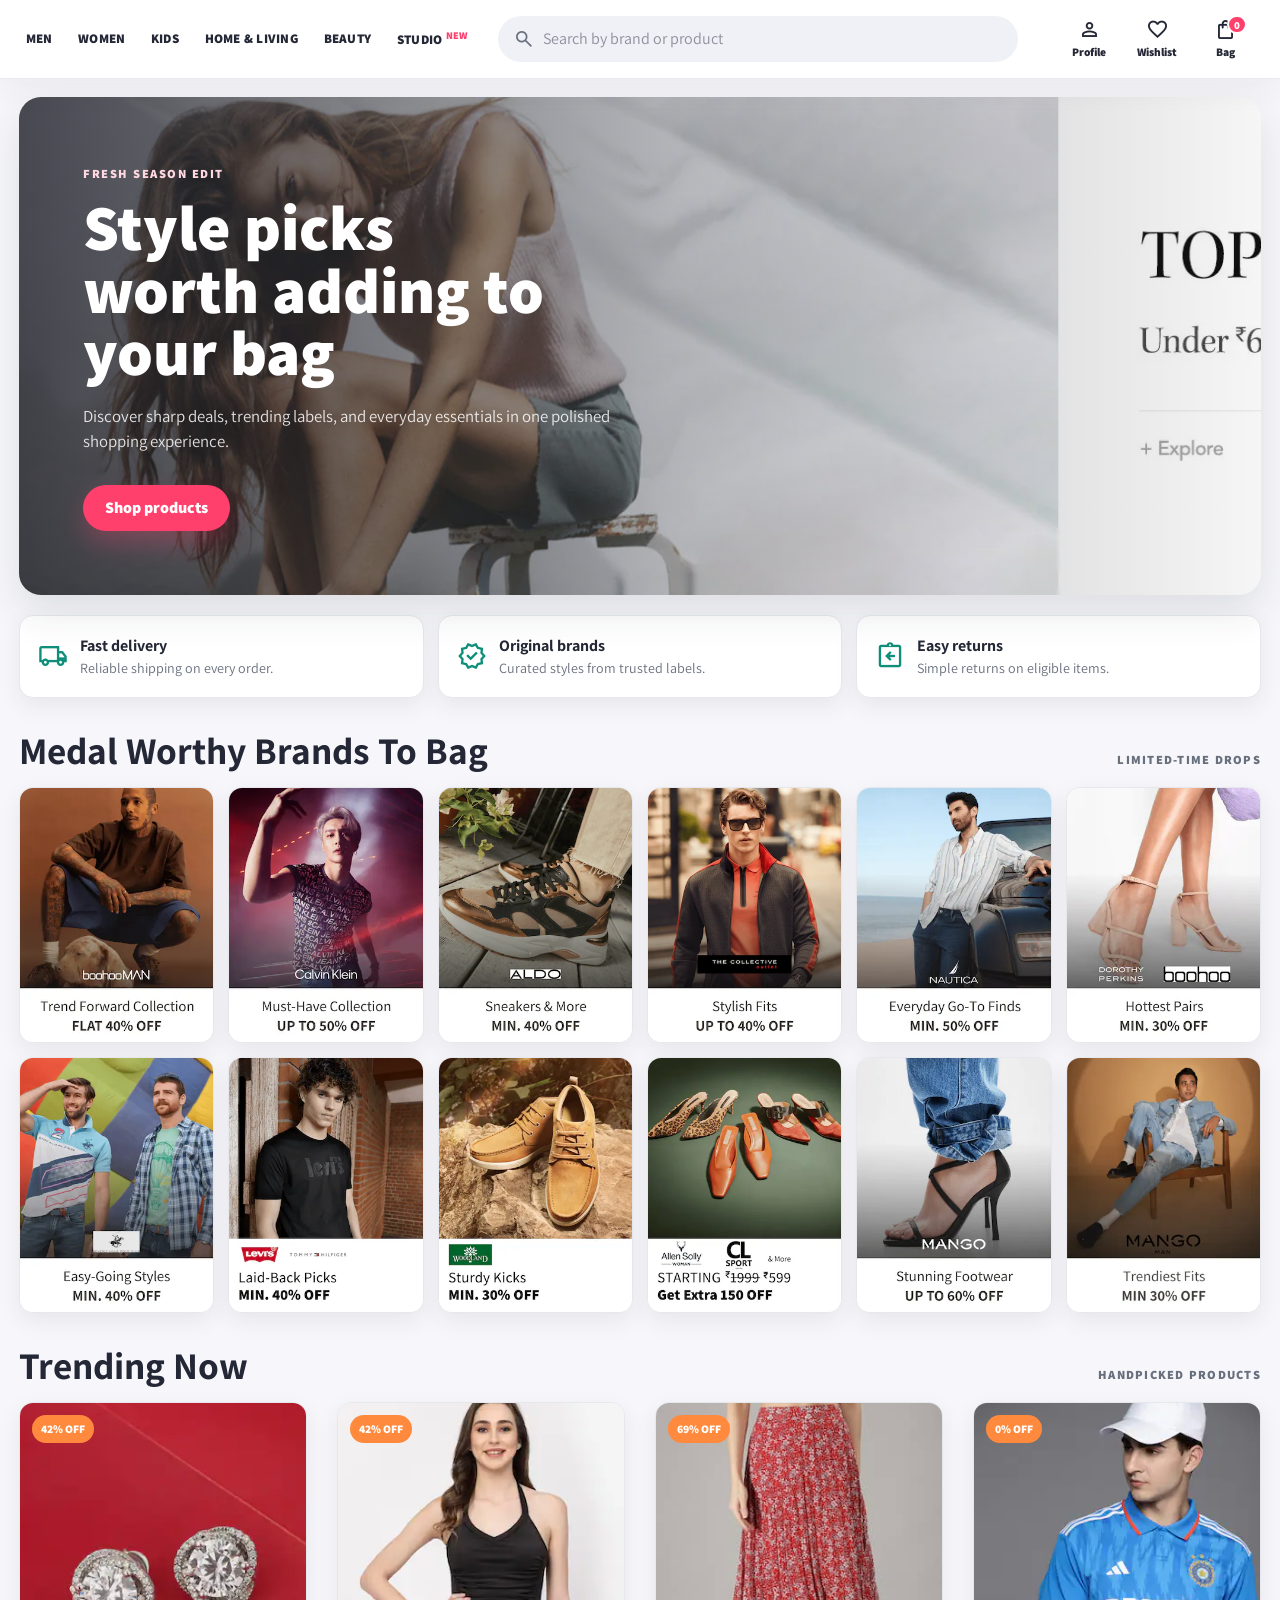
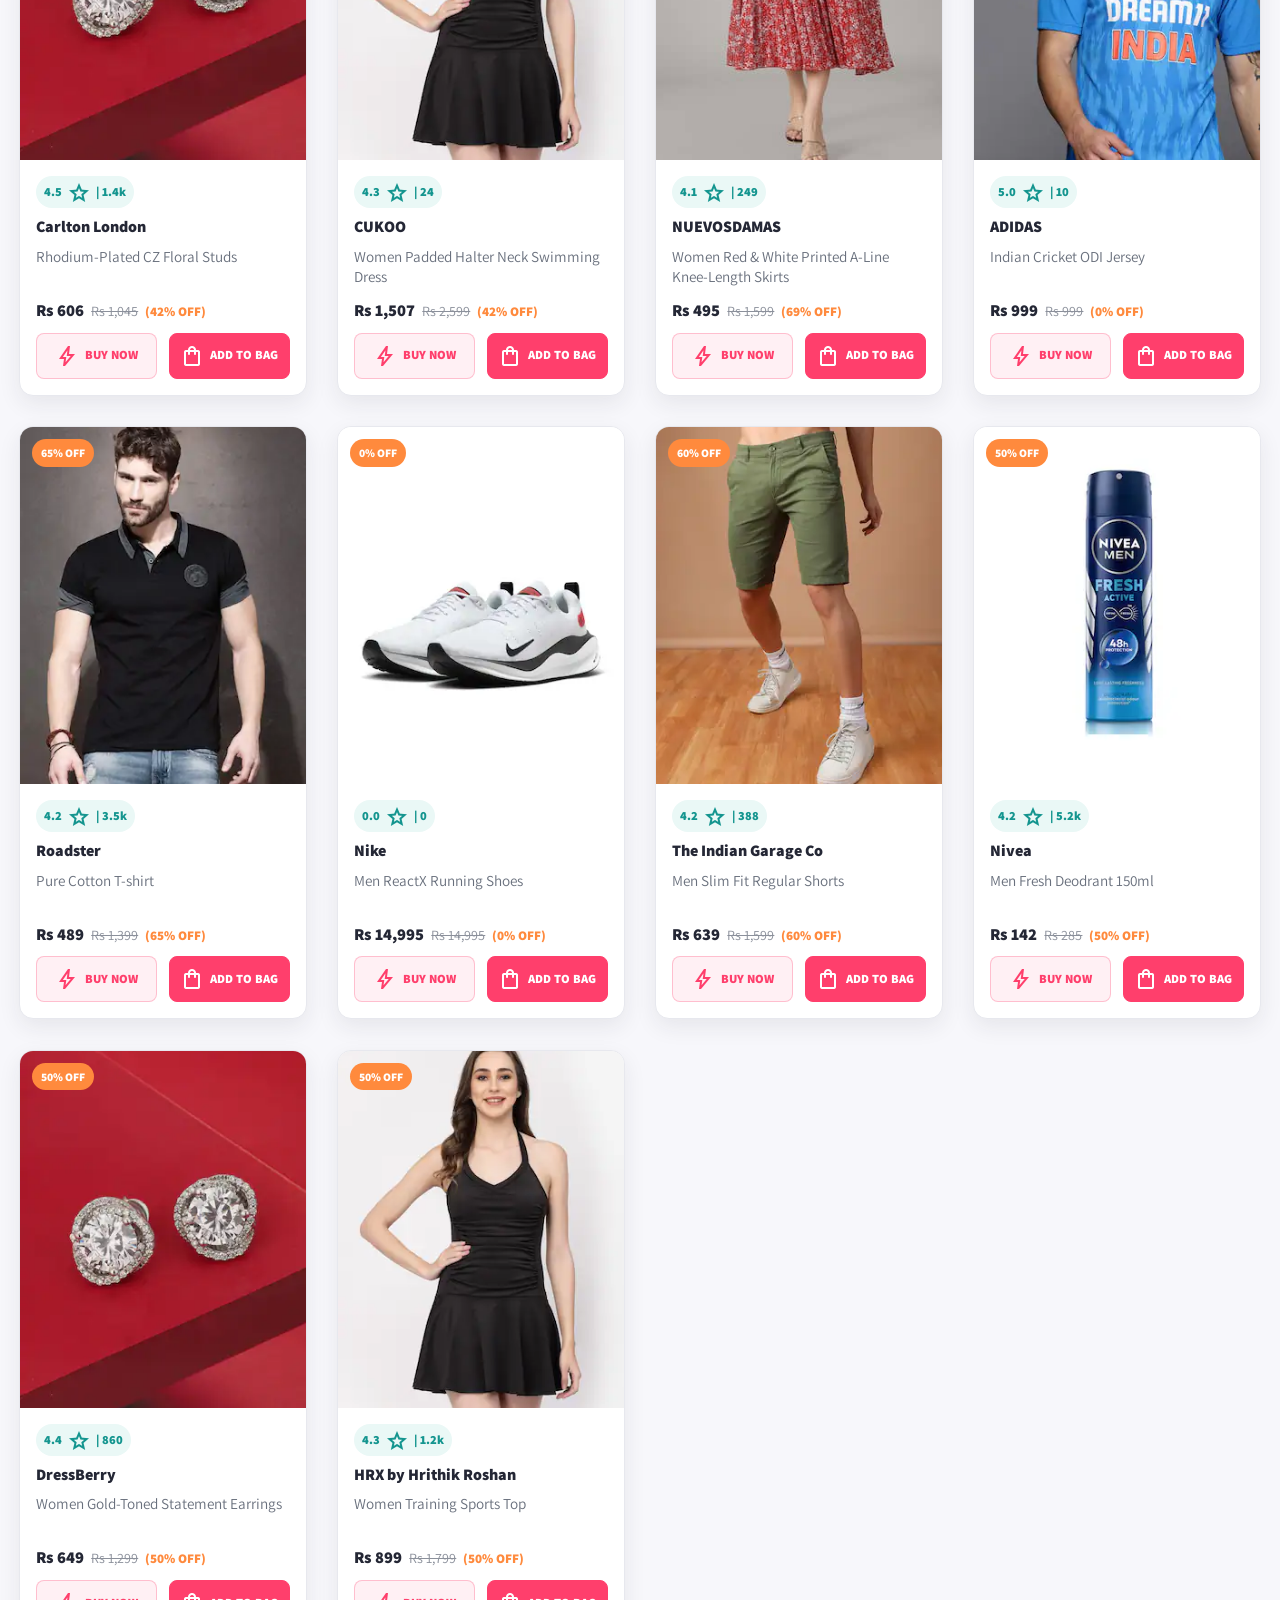
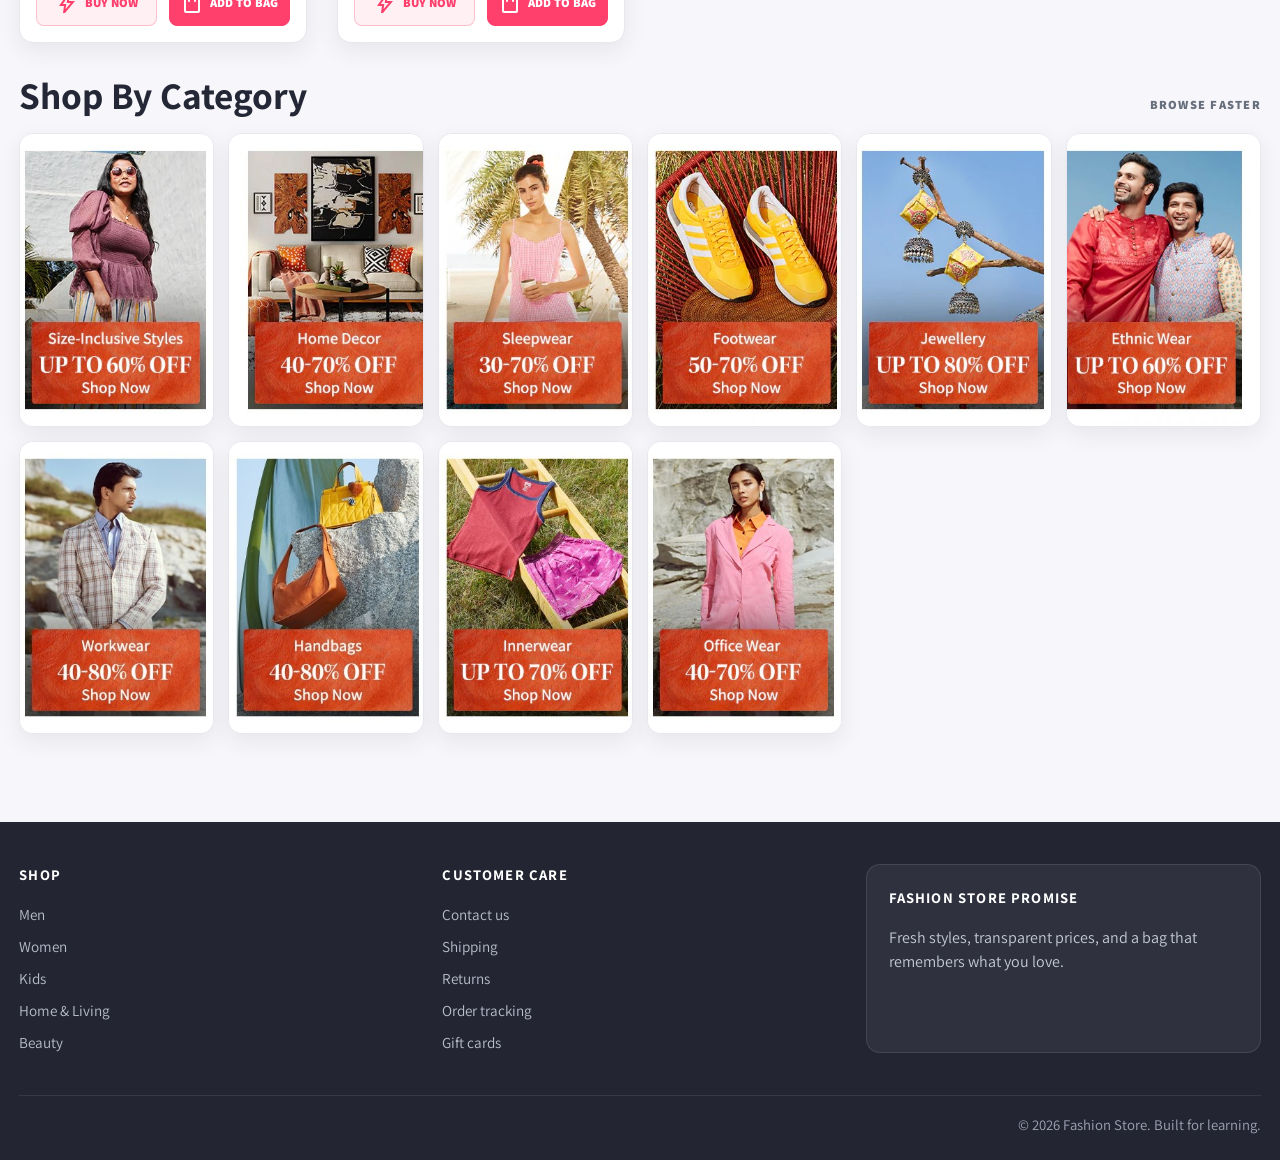
<file: index.html>
<!DOCTYPE html>
<html lang="en">
<head>
    <meta charset="UTF-8">
    <meta name="viewport" content="width=device-width, initial-scale=1.0">
    <title>Fashion Store</title>
    <link rel="preconnect" href="https://fonts.googleapis.com">
    <link rel="preconnect" href="https://fonts.gstatic.com" crossorigin>
    <link rel="stylesheet" href="https://fonts.googleapis.com/css2?family=Assistant:wght@400;500;600;700;800&family=Material+Symbols+Outlined:opsz,wght,FILL,GRAD@24,400,0,0">
    <link rel="stylesheet" href="css/index.css">
</head>
<body>
    <header class="site-header">        

        <button class="nav-toggle" type="button" aria-label="Open navigation menu" aria-expanded="false">
            <span class="material-symbols-outlined" aria-hidden="true">menu</span>
        </button>

        <nav class="nav_bar" aria-label="Primary navigation">
            <a href="#products">Men</a>
            <a href="#products">Women</a>
            <a href="#products">Kids</a>
            <a href="#categories">Home & Living</a>
            <a href="#products">Beauty</a>
            <a href="#products">Studio <sup>New</sup></a>
        </nav>

        <label class="search_bar" aria-label="Search products">
            <span class="material-symbols-outlined search_icon" aria-hidden="true">search</span>
            <input class="search_input" type="search" placeholder="Search by brand or product" autocomplete="off">
        </label>

        <div class="action_bar" aria-label="Account actions">
            <button class="action_container" type="button" aria-label="Open profile">
                <span class="material-symbols-outlined action_icon" aria-hidden="true">person</span>
                <span class="action_name">Profile</span>
            </button>
            <button class="action_container" type="button" aria-label="Open wishlist">
                <span class="material-symbols-outlined action_icon" aria-hidden="true">favorite</span>
                <span class="action_name">Wishlist</span>
            </button>
            <a class="action_container bag-link" href="pages/bag.html" aria-label="Open shopping bag">
                <span class="material-symbols-outlined action_icon" aria-hidden="true">shopping_bag</span>
                <span class="action_name">Bag</span>
                <span class="bag-items" aria-live="polite">0</span>
            </a>
        </div>
    </header>

    <main>
        <section class="hero-section" aria-labelledby="hero-title">
            <img class="hero-image" src="images/banner.jpg" alt="Fashion sale banner with curated styles">
            <div class="hero-content">
                <span class="eyebrow">Fresh season edit</span>
                <h1 id="hero-title">Style picks worth adding to your bag</h1>
                <p>Discover sharp deals, trending labels, and everyday essentials in one polished shopping experience.</p>
                <a class="hero-button" href="#products">Shop products</a>
            </div>
        </section>

        <section class="promo-strip" aria-label="Shopping benefits">
            <article>
                <span class="material-symbols-outlined" aria-hidden="true">local_shipping</span>
                <strong>Fast delivery</strong>
                <p>Reliable shipping on every order.</p>
            </article>
            <article>
                <span class="material-symbols-outlined" aria-hidden="true">verified</span>
                <strong>Original brands</strong>
                <p>Curated styles from trusted labels.</p>
            </article>
            <article>
                <span class="material-symbols-outlined" aria-hidden="true">assignment_return</span>
                <strong>Easy returns</strong>
                <p>Simple returns on eligible items.</p>
            </article>
        </section>

        <section class="content-section" aria-labelledby="offers-title">
            <div class="section-heading">
                <span>Limited-time drops</span>
                <h2 id="offers-title">Medal Worthy Brands To Bag</h2>
            </div>
            <div class="offer-grid">
                <a href="#products"><img class="sale_item" src="images/offers/1.png" alt="Offer on featured fashion brand 1"></a>
                <a href="#products"><img class="sale_item" src="images/offers/2.png" alt="Offer on featured fashion brand 2"></a>
                <a href="#products"><img class="sale_item" src="images/offers/3.png" alt="Offer on featured fashion brand 3"></a>
                <a href="#products"><img class="sale_item" src="images/offers/4.png" alt="Offer on featured fashion brand 4"></a>
                <a href="#products"><img class="sale_item" src="images/offers/5.png" alt="Offer on featured fashion brand 5"></a>
                <a href="#products"><img class="sale_item" src="images/offers/6.png" alt="Offer on featured fashion brand 6"></a>
                <a href="#products"><img class="sale_item" src="images/offers/7.png" alt="Offer on featured fashion brand 7"></a>
                <a href="#products"><img class="sale_item" src="images/offers/8.png" alt="Offer on featured fashion brand 8"></a>
                <a href="#products"><img class="sale_item" src="images/offers/9.png" alt="Offer on featured fashion brand 9"></a>
                <a href="#products"><img class="sale_item" src="images/offers/10.png" alt="Offer on featured fashion brand 10"></a>
                <a href="#products"><img class="sale_item" src="images/offers/11.png" alt="Offer on featured fashion brand 11"></a>
                <a href="#products"><img class="sale_item" src="images/offers/12.png" alt="Offer on featured fashion brand 12"></a>
            </div>
        </section>

        <section class="content-section product-section" id="products" aria-labelledby="products-title">
            <div class="section-heading">
                <span>Handpicked products</span>
                <h2 id="products-title">Trending Now</h2>
            </div>
            <div class="items-container" aria-live="polite"></div>
            <div class="no-results" hidden>
                <span class="material-symbols-outlined" aria-hidden="true">search_off</span>
                <h3>No products found</h3>
                <p>Try searching with a different brand or product name.</p>
            </div>
        </section>

        <section class="content-section" id="categories" aria-labelledby="categories-title">
            <div class="section-heading">
                <span>Browse faster</span>
                <h2 id="categories-title">Shop By Category</h2>
            </div>
            <div class="category-grid">
                <a href="#products"><img class="sale_item" src="images/categories/1.jpg" alt="Shop ethnic wear"></a>
                <a href="#products"><img class="sale_item" src="images/categories/2.jpg" alt="Shop casual wear"></a>
                <a href="#products"><img class="sale_item" src="images/categories/3.jpg" alt="Shop western wear"></a>
                <a href="#products"><img class="sale_item" src="images/categories/4.jpg" alt="Shop activewear"></a>
                <a href="#products"><img class="sale_item" src="images/categories/5.jpg" alt="Shop footwear"></a>
                <a href="#products"><img class="sale_item" src="images/categories/6.jpg" alt="Shop accessories"></a>
                <a href="#products"><img class="sale_item" src="images/categories/7.jpg" alt="Shop beauty products"></a>
                <a href="#products"><img class="sale_item" src="images/categories/8.jpg" alt="Shop kids fashion"></a>
                <a href="#products"><img class="sale_item" src="images/categories/9.jpg" alt="Shop home essentials"></a>
                <a href="#products"><img class="sale_item" src="images/categories/10.jpg" alt="Shop premium collections"></a>
            </div>
        </section>
    </main>

    <footer class="site-footer">
        <div class="footer_container">
            <section class="footer_column" aria-labelledby="shop-links">
                <h2 id="shop-links">Shop</h2>
                <a href="#products">Men</a>
                <a href="#products">Women</a>
                <a href="#products">Kids</a>
                <a href="#categories">Home & Living</a>
                <a href="#products">Beauty</a>
            </section>
            <section class="footer_column" aria-labelledby="help-links">
                <h2 id="help-links">Customer Care</h2>
                <a href="#">Contact us</a>
                <a href="#">Shipping</a>
                <a href="#">Returns</a>
                <a href="#">Order tracking</a>
                <a href="#">Gift cards</a>
            </section>
            <section class="footer_column footer-highlight" aria-labelledby="promise-title">
                <h2 id="promise-title">Fashion Store Promise</h2>
                <p>Fresh styles, transparent prices, and a bag that remembers what you love.</p>
            </section>
        </div>
        <div class="copyright">
            &copy; 2026 Fashion Store. Built for learning.
        </div>
    </footer>

    <script src="data/items.js"></script>
    <script src="scripts/index.js"></script>
</body>
</html>
</file>
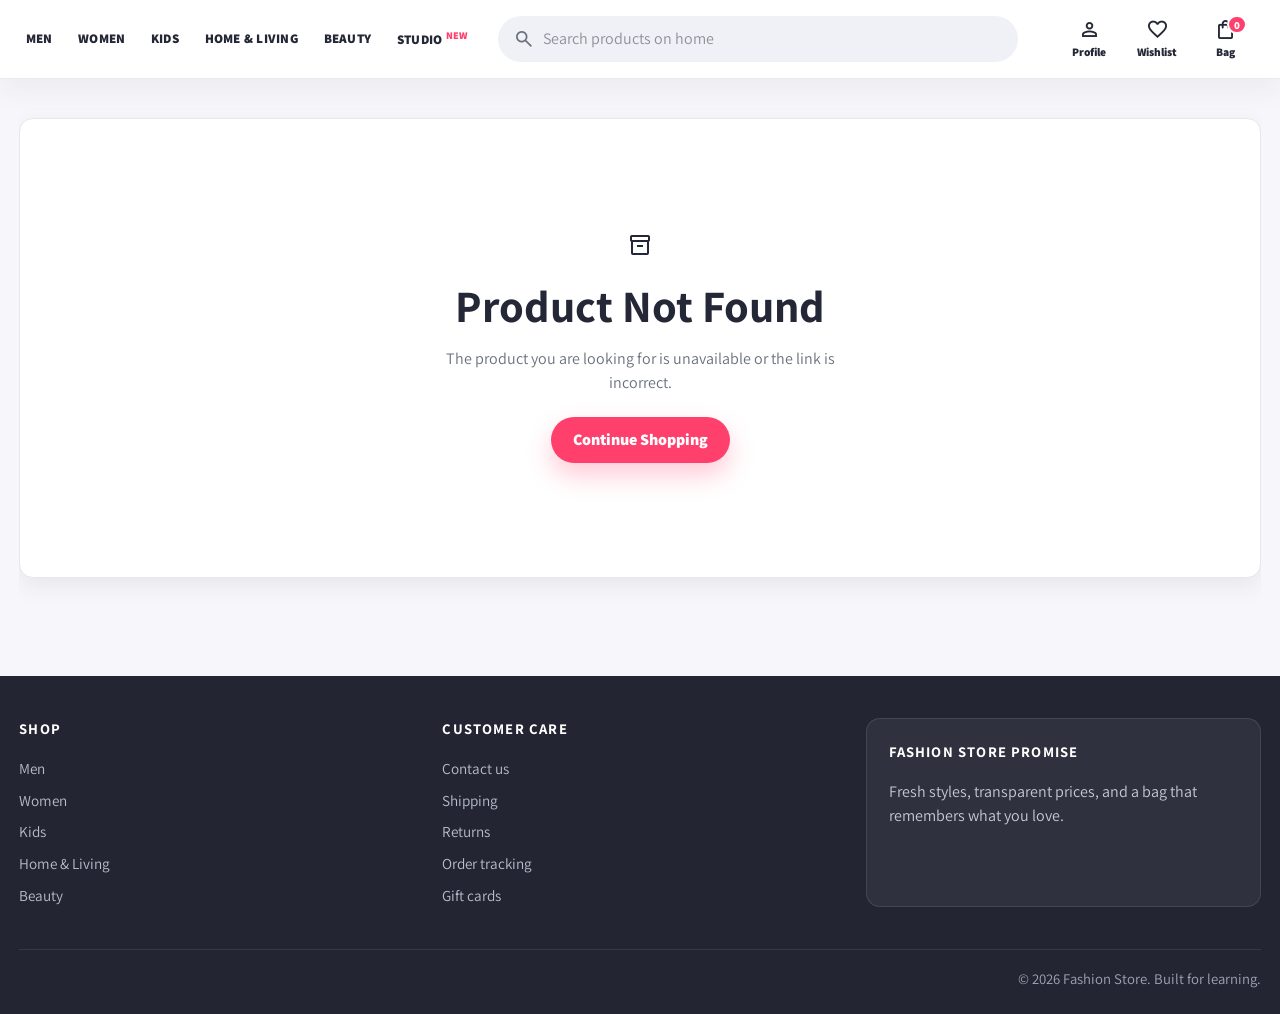
<file: product.html>
﻿<!DOCTYPE html>
<html lang="en">
<head>
    <meta charset="UTF-8">
    <meta name="viewport" content="width=device-width, initial-scale=1.0">
    <title>Product Details</title>
    <link rel="preconnect" href="https://fonts.googleapis.com">
    <link rel="preconnect" href="https://fonts.gstatic.com" crossorigin>
    <link rel="stylesheet" href="https://fonts.googleapis.com/css2?family=Assistant:wght@400;500;600;700;800&family=Material+Symbols+Outlined:opsz,wght,FILL,GRAD@24,400,0,0">
    <link rel="stylesheet" href="css/index.css">
</head>
<body>
    <header class="site-header">

        <button class="nav-toggle" type="button" aria-label="Open navigation menu" aria-expanded="false">
            <span class="material-symbols-outlined" aria-hidden="true">menu</span>
        </button>

        <nav class="nav_bar" aria-label="Primary navigation">
            <a href="index.html#products">Men</a>
            <a href="index.html#products">Women</a>
            <a href="index.html#products">Kids</a>
            <a href="index.html#categories">Home & Living</a>
            <a href="index.html#products">Beauty</a>
            <a href="index.html#products">Studio <sup>New</sup></a>
        </nav>

        <form class="search_bar bag-search-form" action="index.html" aria-label="Search products">
            <span class="material-symbols-outlined search_icon" aria-hidden="true">search</span>
            <input class="search_input" type="search" name="q" placeholder="Search products on home" autocomplete="off">
        </form>

        <div class="action_bar" aria-label="Account actions">
            <button class="action_container" type="button" aria-label="Open profile">
                <span class="material-symbols-outlined action_icon" aria-hidden="true">person</span>
                <span class="action_name">Profile</span>
            </button>
            <button class="action_container" type="button" aria-label="Open wishlist">
                <span class="material-symbols-outlined action_icon" aria-hidden="true">favorite</span>
                <span class="action_name">Wishlist</span>
            </button>
            <a class="action_container bag-link" href="pages/bag.html" aria-label="Open shopping bag">
                <span class="material-symbols-outlined action_icon" aria-hidden="true">shopping_bag</span>
                <span class="action_name">Bag</span>
                <span class="bag-items" aria-live="polite">0</span>
            </a>
        </div>
    </header>

    <main class="product-main">
        <section class="product-detail-container" aria-live="polite"></section>
    </main>

    <footer class="site-footer">
        <div class="footer_container">
            <section class="footer_column" aria-labelledby="shop-links">
                <h2 id="shop-links">Shop</h2>
                <a href="index.html#products">Men</a>
                <a href="index.html#products">Women</a>
                <a href="index.html#products">Kids</a>
                <a href="index.html#categories">Home & Living</a>
                <a href="index.html#products">Beauty</a>
            </section>
            <section class="footer_column" aria-labelledby="help-links">
                <h2 id="help-links">Customer Care</h2>
                <a href="#">Contact us</a>
                <a href="#">Shipping</a>
                <a href="#">Returns</a>
                <a href="#">Order tracking</a>
                <a href="#">Gift cards</a>
            </section>
            <section class="footer_column footer-highlight" aria-labelledby="promise-title">
                <h2 id="promise-title">Fashion Store Promise</h2>
                <p>Fresh styles, transparent prices, and a bag that remembers what you love.</p>
            </section>
        </div>
        <div class="copyright">
            &copy; 2026 Fashion Store. Built for learning.
        </div>
    </footer>

    <script src="data/items.js"></script>
    <script src="scripts/index.js"></script>
</body>
</html>
</file>
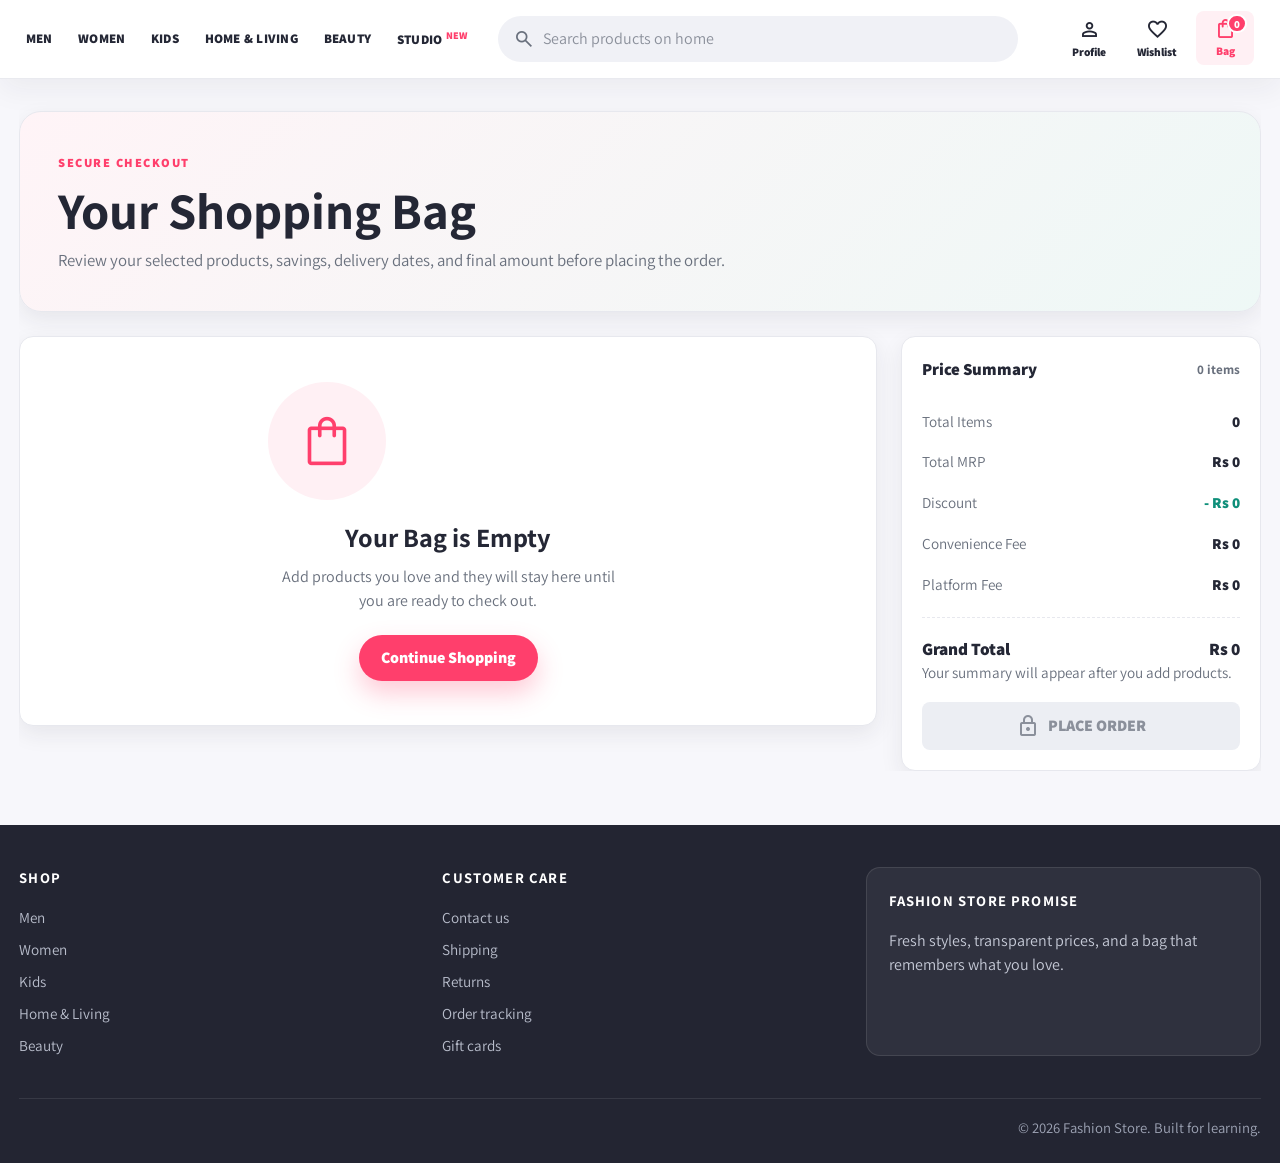
<file: pages/bag.html>
<!DOCTYPE html>
<html lang="en">
<head>
    <meta charset="UTF-8">
    <meta name="viewport" content="width=device-width, initial-scale=1.0">
    <title>Your Bag</title>
    <link rel="preconnect" href="https://fonts.googleapis.com">
    <link rel="preconnect" href="https://fonts.gstatic.com" crossorigin>
    <link rel="stylesheet" href="https://fonts.googleapis.com/css2?family=Assistant:wght@400;500;600;700;800&family=Material+Symbols+Outlined:opsz,wght,FILL,GRAD@24,400,0,0">
    <link rel="stylesheet" href="../css/index.css">
    <link rel="stylesheet" href="../css/bag.css">
</head>
<body>
    <header class="site-header">

        <button class="nav-toggle" type="button" aria-label="Open navigation menu" aria-expanded="false">
            <span class="material-symbols-outlined" aria-hidden="true">menu</span>
        </button>

        <nav class="nav_bar" aria-label="Primary navigation">
            <a href="../index.html#products">Men</a>
            <a href="../index.html#products">Women</a>
            <a href="../index.html#products">Kids</a>
            <a href="../index.html#categories">Home & Living</a>
            <a href="../index.html#products">Beauty</a>
            <a href="../index.html#products">Studio <sup>New</sup></a>
        </nav>

        <form class="search_bar bag-search-form" action="../index.html" aria-label="Search products">
            <span class="material-symbols-outlined search_icon" aria-hidden="true">search</span>
            <input class="search_input" type="search" name="q" placeholder="Search products on home" autocomplete="off">
        </form>

        <div class="action_bar" aria-label="Account actions">
            <button class="action_container" type="button" aria-label="Open profile">
                <span class="material-symbols-outlined action_icon" aria-hidden="true">person</span>
                <span class="action_name">Profile</span>
            </button>
            <button class="action_container" type="button" aria-label="Open wishlist">
                <span class="material-symbols-outlined action_icon" aria-hidden="true">favorite</span>
                <span class="action_name">Wishlist</span>
            </button>
            <a class="action_container bag-link active" href="bag.html" aria-label="Open shopping bag">
                <span class="material-symbols-outlined action_icon" aria-hidden="true">shopping_bag</span>
                <span class="action_name">Bag</span>
                <span class="bag-items" aria-live="polite">0</span>
            </a>
        </div>
    </header>

    <main class="bag-main">
        <section class="bag-hero" aria-labelledby="bag-title">
            <span class="eyebrow">Secure checkout</span>
            <h1 id="bag-title">Your Shopping Bag</h1>
            <p>Review your selected products, savings, delivery dates, and final amount before placing the order.</p>
        </section>

        <section class="bag-page" aria-label="Shopping bag">
            <div class="bag-items-container" aria-live="polite"></div>

            <aside class="bag-summary" aria-labelledby="summary-title">
                <div class="bag-details-container"></div>
                <button class="btn-place-order" type="button">
                    <span class="material-symbols-outlined" aria-hidden="true">lock</span>
                    Place Order
                </button>
            </aside>
        </section>
    </main>

    <footer class="site-footer">
        <div class="footer_container">
            <section class="footer_column" aria-labelledby="shop-links">
                <h2 id="shop-links">Shop</h2>
                <a href="../index.html#products">Men</a>
                <a href="../index.html#products">Women</a>
                <a href="../index.html#products">Kids</a>
                <a href="../index.html#categories">Home & Living</a>
                <a href="../index.html#products">Beauty</a>
            </section>
            <section class="footer_column" aria-labelledby="help-links">
                <h2 id="help-links">Customer Care</h2>
                <a href="#">Contact us</a>
                <a href="#">Shipping</a>
                <a href="#">Returns</a>
                <a href="#">Order tracking</a>
                <a href="#">Gift cards</a>
            </section>
            <section class="footer_column footer-highlight" aria-labelledby="promise-title">
                <h2 id="promise-title">Fashion Store Promise</h2>
                <p>Fresh styles, transparent prices, and a bag that remembers what you love.</p>
            </section>
        </div>
        <div class="copyright">
            &copy; 2026 Fashion Store. Built for learning.
        </div>
    </footer>

    <script src="../data/items.js"></script>
    <script src="../scripts/index.js"></script>
</body>
</html>
</file>
<file: css/index.css>
﻿:root {
  --color-bg: #f7f7fb;
  --color-surface: #ffffff;
  --color-surface-soft: #fff5f2;
  --color-text: #242735;
  --color-muted: #69707d;
  --color-border: #e7e8ee;
  --color-primary: #ff3f6c;
  --color-primary-dark: #dc2854;
  --color-accent: #0f8f7a;
  --color-warning: #ff8a3d;
  --color-star: #14958f;
  --shadow-sm: 0 8px 22px rgba(36, 39, 53, 0.08);
  --shadow-md: 0 16px 40px rgba(36, 39, 53, 0.12);
  --radius-sm: 8px;
  --radius-md: 14px;
  --radius-lg: 22px;
  --container: min(1760px, calc(100% - clamp(24px, 3vw, 64px)));
  --transition: 180ms ease;
}

/* Base */
* {
  box-sizing: border-box;
  margin: 0;
  padding: 0;
}

html {
  scroll-behavior: smooth;
}

body {
  min-height: 100vh;
  overflow-x: hidden;
  background: var(--color-bg);
  color: var(--color-text);
  font-family: Assistant, -apple-system, BlinkMacSystemFont, "Segoe UI", Roboto, Helvetica, Arial, sans-serif;
  line-height: 1.5;
}

body.nav-open {
  overflow: hidden;
}

img {
  display: block;
  max-width: 100%;
}

a {
  color: inherit;
  text-decoration: none;
}

button,
input {
  font: inherit;
}

button {
  cursor: pointer;
}

:focus-visible {
  outline: 3px solid rgba(255, 63, 108, 0.35);
  outline-offset: 3px;
}

/* Header */
.site-header {
  position: sticky;
  top: 0;
  z-index: 50;
  display: grid;
  grid-template-columns: minmax(max-content, 1fr) minmax(320px, 520px) minmax(max-content, 1fr);
  align-items: center;
  gap: clamp(24px, 2.4vw, 46px);
  min-height: 78px;
  padding: 12px max(clamp(12px, 2vw, 32px), calc((100% - 1760px) / 2));
  background: rgba(255, 255, 255, 0.94);
  border-bottom: 1px solid rgba(231, 232, 238, 0.9);
  box-shadow: 0 10px 30px rgba(36, 39, 53, 0.06);
  backdrop-filter: blur(16px);
}

.logo_container {
  display: inline-flex;
  align-items: center;
}

.store_home {
  width: 54px;
  height: auto;
}

.nav-toggle {
  display: none;
  width: 42px;
  height: 42px;
  align-items: center;
  justify-content: center;
  background: var(--color-surface);
  border: 1px solid var(--color-border);
  border-radius: var(--radius-sm);
  color: var(--color-text);
}

.nav_bar {
  display: flex;
  align-items: center;
  gap: clamp(14px, 2vw, 28px);
}

.nav_bar a {
  position: relative;
  padding: 12px 0;
  color: var(--color-text);
  font-size: 0.82rem;
  font-weight: 800;
  letter-spacing: 0.02em;
  text-transform: uppercase;
  transition: color var(--transition);
}


.nav_bar a::after {
  position: absolute;
  right: 0;
  bottom: 4px;
  left: 0;
  height: 3px;
  background: var(--color-primary);
  border-radius: 999px;
  content: "";
  opacity: 0;
  transform: scaleX(0.5);
  transition: opacity var(--transition), transform var(--transition);
}

.nav_bar a:hover,
.nav_bar a:focus-visible {
  color: var(--color-primary);
}

.nav_bar a:hover::after,
.nav_bar a:focus-visible::after {
  opacity: 1;
  transform: scaleX(1);
}

.nav_bar sup {
  color: var(--color-primary);
  font-size: 0.64rem;
}

.search_bar {
  display: flex;
  align-items: center;
  gap: 8px;
  min-height: 46px;
  padding: 0 14px;
  background: #f0f1f6;
  border: 1px solid transparent;
  border-radius: 999px;
  transition: background var(--transition), border-color var(--transition), box-shadow var(--transition);
}

.search_bar:focus-within {
  background: var(--color-surface);
  border-color: rgba(255, 63, 108, 0.35);
  box-shadow: 0 0 0 4px rgba(255, 63, 108, 0.08);
}

.search_icon {
  color: var(--color-muted);
  font-size: 22px;
}

.search_input {
  width: 100%;
  min-width: 0;
  color: var(--color-text);
  background: transparent;
  border: 0;
  outline: 0;
}

.search_input::placeholder {
  color: #8b909b;
}

.action_bar {
  display: flex;
  align-items: center;
  justify-content: right;
  gap: 10px;
}

.action_container {
  position: relative;
  display: inline-flex;
  min-width: 58px;
  min-height: 54px;
  flex-direction: column;
  align-items: center;
  justify-content: center;
  gap: 2px;
  padding: 6px 8px;
  color: var(--color-text);
  background: transparent;
  border: 0;
  border-radius: var(--radius-sm);
  transition: background var(--transition), color var(--transition), transform var(--transition);
}

.action_container:hover,
.action_container:focus-visible,
.action_container.active {
  color: var(--color-primary);
  background: #fff0f4;
  transform: translateY(-1px);
}

.action_icon {
  font-size: 23px;
}

.action_name {
  font-size: 0.72rem;
  font-weight: 800;
}

.bag-items {
  position: absolute;
  top: 3px;
  right: 7px;
  display: grid;
  min-width: 19px;
  height: 19px;
  place-items: center;
  padding: 0 5px;
  color: #fff;
  background: var(--color-primary);
  border: 2px solid var(--color-surface);
  border-radius: 999px;
  font-size: 0.68rem;
  font-weight: 800;
}

/* Hero */
main {
  overflow: hidden;
}

.hero-section {
  position: relative;
  display: grid;
  width: var(--container);
  min-height: clamp(420px, 34vw, 640px);
  align-items: center;
  margin: 18px auto 20px;
  overflow: hidden;
  border-radius: var(--radius-lg);
  box-shadow: var(--shadow-md);
}

.hero-section::after {
  position: absolute;
  inset: 0;
  background: linear-gradient(90deg, rgba(20, 21, 31, 0.74), rgba(20, 21, 31, 0.28) 52%, rgba(20, 21, 31, 0.04));
  content: "";
}

.hero-image {
  position: absolute;
  inset: 0;
  width: 100%;
  height: 100%;
  object-fit: cover;
}

.hero-content {
  position: relative;
  z-index: 1;
  max-width: 720px;
  padding: clamp(36px, 5vw, 86px);
  color: #fff;
}

.eyebrow {
  display: inline-flex;
  align-items: center;
  margin-bottom: 12px;
  color: var(--color-primary);
  font-size: 0.78rem;
  font-weight: 800;
  letter-spacing: 0.12em;
  text-transform: uppercase;
}

.hero-content .eyebrow {
  color: #ffd8e2;
}

.hero-content h1 {
  max-width: 14ch;
  font-size: clamp(2.8rem, 5vw, 5.4rem);
  line-height: 0.98;
  font-weight: 800;
}

.hero-content p {
  max-width: 620px;
  margin: 20px 0 30px;
  color: rgba(255, 255, 255, 0.86);
  font-size: clamp(1.05rem, 1.15vw, 1.24rem);
}

.hero-button,
.btn-primary {
  display: inline-flex;
  min-height: 46px;
  align-items: center;
  justify-content: center;
  padding: 0 22px;
  color: #fff;
  background: var(--color-primary);
  border: 0;
  border-radius: 999px;
  box-shadow: 0 12px 26px rgba(255, 63, 108, 0.28);
  font-weight: 800;
  transition: background var(--transition), box-shadow var(--transition), transform var(--transition);
}

.hero-button:hover,
.btn-primary:hover {
  background: var(--color-primary-dark);
  box-shadow: 0 16px 34px rgba(255, 63, 108, 0.34);
  transform: translateY(-2px);
}

/* Home sections */
.promo-strip {
  display: grid;
  grid-template-columns: repeat(3, 1fr);
  gap: 14px;
  width: var(--container);
  margin: 0 auto 34px;
}

.promo-strip article {
  display: grid;
  grid-template-columns: auto 1fr;
  gap: 0 12px;
  align-items: center;
  padding: 18px;
  background: var(--color-surface);
  border: 1px solid var(--color-border);
  border-radius: var(--radius-md);
  box-shadow: var(--shadow-sm);
}

.promo-strip span {
  grid-row: span 2;
  color: var(--color-accent);
  font-size: 30px;
}

.promo-strip strong {
  font-size: 1rem;
}

.promo-strip p {
  color: var(--color-muted);
  font-size: 0.88rem;
}

.content-section {
  width: var(--container);
  margin: 34px auto;
}

.section-heading {
  display: flex;
  align-items: end;
  justify-content: space-between;
  gap: 18px;
  margin-bottom: 18px;
}

.section-heading span {
  order: 2;
  color: var(--color-muted);
  font-size: 0.78rem;
  font-weight: 800;
  letter-spacing: 0.1em;
  text-transform: uppercase;
}

.section-heading h2 {
  color: var(--color-text);
  font-size: clamp(1.6rem, 3vw, 2.35rem);
  line-height: 1;
}

.offer-grid,
.category-grid {
  display: grid;
  grid-template-columns: repeat(6, 1fr);
  gap: 14px;
}

.offer-grid a,
.category-grid a {
  overflow: hidden;
  background: var(--color-surface);
  border: 1px solid var(--color-border);
  border-radius: var(--radius-md);
  box-shadow: var(--shadow-sm);
  transition: box-shadow var(--transition), transform var(--transition);
}

.offer-grid a:hover,
.category-grid a:hover {
  box-shadow: var(--shadow-md);
  transform: translateY(-4px);
}

.sale_item {
  width: 100%;
  height: 100%;
  object-fit: cover;
  transition: transform 260ms ease;
}

.offer-grid a:hover .sale_item,
.category-grid a:hover .sale_item {
  transform: scale(1.04);
}

/* Product cards */
.items-container {
  display: grid;
  grid-template-columns: repeat(4, minmax(0, 1fr));
  gap: clamp(24px, 2.4vw, 46px);
}

.item-card {
  display: flex;
  min-width: 0;
  flex-direction: column;
  overflow: hidden;
  background: var(--color-surface);
  border: 1px solid var(--color-border);
  border-radius: var(--radius-md);
  box-shadow: var(--shadow-sm);
  transition: border-color var(--transition), box-shadow var(--transition), transform var(--transition);
}

.item-card:hover {
  border-color: rgba(255, 63, 108, 0.25);
  box-shadow: var(--shadow-md);
  transform: translateY(-5px);
}

.item-image-wrap {
  position: relative;
  overflow: hidden;
  background: #f0f1f6;
  aspect-ratio: 4 / 5;
}

.item-image {
  width: 100%;
  height: 100%;
  object-fit: cover;
  transition: transform 320ms ease;
}

.item-card:hover .item-image {
  transform: scale(1.045);
}

.discount-badge {
  position: absolute;
  top: 12px;
  left: 12px;
  padding: 5px 9px;
  color: #fff;
  background: var(--color-warning);
  border-radius: 999px;
  font-size: 0.72rem;
  font-weight: 800;
}

.item-details {
  display: flex;
  flex: 1;
  flex-direction: column;
  gap: 10px;
  padding: 16px;
}

.rating {
  display: inline-flex;
  width: fit-content;
  align-items: center;
  gap: 5px;
  padding: 4px 8px;
  color: var(--color-star);
  background: #eaf8f6;
  border-radius: 999px;
  font-size: 0.78rem;
  font-weight: 800;
}

.company {
  color: var(--color-text);
  font-size: 1rem;
  font-weight: 800;
  line-height: 1.1;
}

.item-name {
  display: -webkit-box;
  min-height: 42px;
  overflow: hidden;
  color: var(--color-muted);
  font-size: 0.95rem;
  line-height: 1.35;
  -webkit-box-orient: vertical;
  -webkit-line-clamp: 2;
}

.price-container {
  display: flex;
  flex-wrap: wrap;
  align-items: baseline;
  gap: 7px;
}

.current-price {
  color: var(--color-text);
  font-size: 1.04rem;
  font-weight: 800;
}

.original-price {
  color: #8b909b;
  font-size: 0.88rem;
  text-decoration: line-through;
}

.discount-percentage {
  color: var(--color-warning);
  font-size: 0.82rem;
  font-weight: 800;
}

.card-actions {
  display: grid;
  grid-template-columns: 1fr 1fr;
  gap: 12px;
  margin-top: auto;
}

.btn-buy,
.btn-bag {
  display: inline-flex;
  width: 100%;
  min-width: 0;
  min-height: 46px;
  align-items: center;
  justify-content: center;
  gap: 6px;
  padding: 0 14px;
  border-radius: var(--radius-sm);
  font-size: clamp(0.78rem, 0.78vw, 0.9rem);
  font-weight: 800;
  line-height: 1;
  white-space: nowrap;
  text-transform: uppercase;
  transition: background var(--transition), border-color var(--transition), color var(--transition), box-shadow var(--transition), transform var(--transition);
}

.btn-buy {
  color: var(--color-primary);
  background: #fff0f4;
  border: 1px solid rgba(255, 63, 108, 0.28);
}

.btn-bag {
  color: #fff;
  background: var(--color-primary);
  border: 1px solid var(--color-primary);
}

.btn-buy:hover,
.btn-bag:hover {
  box-shadow: 0 10px 22px rgba(255, 63, 108, 0.16);
  transform: translateY(-2px);
}

.btn-buy:hover {
  color: #fff;
  background: var(--color-primary);
}

.btn-bag:hover {
  background: var(--color-primary-dark);
  border-color: var(--color-primary-dark);
}

.btn-bag.is-added {
  color: var(--color-accent);
  background: #eaf8f6;
  border-color: rgba(15, 143, 122, 0.26);
}

.no-results {
  display: grid;
  min-height: 250px;
  place-items: center;
  padding: 36px;
  text-align: center;
  background: var(--color-surface);
  border: 1px solid var(--color-border);
  border-radius: var(--radius-md);
}

.no-results[hidden] {
  display: none;
}

.no-results span {
  color: var(--color-primary);
  font-size: 46px;
}

.no-results h3 {
  margin-top: 6px;
  font-size: 1.4rem;
}

.no-results p {
  color: var(--color-muted);
}


/* Product details */
.product-main {
  width: var(--container);
  margin: 0 auto;
}

.product-detail-container {
  margin: clamp(18px, 3vw, 42px) 0 44px;
}

.product-layout {
  display: grid;
  grid-template-columns: minmax(0, 1.05fr) minmax(360px, 0.95fr);
  gap: clamp(28px, 4vw, 68px);
  align-items: start;
}

.product-media {
  min-width: 0;
}

.product-image-frame {
  overflow: hidden;
  background: #f0f1f6;
  border: 1px solid var(--color-border);
  border-radius: var(--radius-md);
  box-shadow: var(--shadow-sm);
  aspect-ratio: 4 / 5;
}

.product-image {
  width: 100%;
  height: 100%;
  object-fit: cover;
}

.product-info {
  display: grid;
  min-width: 0;
  gap: 18px;
  padding-top: 6px;
}

.product-heading {
  display: grid;
  gap: 10px;
  padding-bottom: 18px;
  border-bottom: 1px solid var(--color-border);
}

.product-brand {
  color: var(--color-text);
  font-size: clamp(1.25rem, 1.8vw, 1.75rem);
  font-weight: 800;
  line-height: 1.1;
}

.product-heading h1 {
  color: var(--color-muted);
  font-size: clamp(1.15rem, 1.6vw, 1.55rem);
  font-weight: 600;
  line-height: 1.25;
}

.product-rating {
  display: inline-flex;
  width: fit-content;
  align-items: center;
  gap: 5px;
  padding: 6px 10px;
  color: var(--color-star);
  background: #eaf8f6;
  border-radius: 999px;
  font-size: 0.86rem;
  font-weight: 800;
}

.product-price-block {
  display: flex;
  flex-wrap: wrap;
  align-items: baseline;
  gap: 10px;
  padding-bottom: 6px;
}

.product-current-price {
  color: var(--color-text);
  font-size: clamp(1.55rem, 2.6vw, 2.25rem);
  font-weight: 800;
  line-height: 1;
}

.product-actions {
  display: grid;
  grid-template-columns: 1fr 1fr;
  gap: 14px;
  padding: 8px 0 10px;
}

.product-actions .btn-bag,
.product-actions .btn-buy {
  min-height: 52px;
  font-size: 0.95rem;
}

.product-section-panel {
  display: grid;
  gap: 8px;
  padding: 18px 0;
  border-top: 1px solid var(--color-border);
}

.product-section-panel h2 {
  color: var(--color-text);
  font-size: 0.95rem;
  font-weight: 800;
  letter-spacing: 0.05em;
  text-transform: uppercase;
}

.product-section-panel p,
.offer-list {
  color: var(--color-muted);
  font-size: 1rem;
}

.product-section-panel strong {
  color: var(--color-text);
}

.offer-list {
  display: grid;
  gap: 7px;
  padding-left: 18px;
}

.product-not-found {
  display: grid;
  min-height: 460px;
  place-items: center;
  align-content: center;
  padding: 42px 20px;
  text-align: center;
  background: var(--color-surface);
  border: 1px solid var(--color-border);
  border-radius: var(--radius-md);
  box-shadow: var(--shadow-sm);
}

.product-not-found h1 {
  margin-top: 8px;
  font-size: clamp(1.8rem, 4vw, 2.8rem);
}

.product-not-found p {
  max-width: 420px;
  margin: 8px auto 22px;
  color: var(--color-muted);
}

/* Footer */
.site-footer {
  margin-top: 54px;
  color: #d9dce8;
  background: #232532;
}

.footer_container {
  display: grid;
  grid-template-columns: repeat(3, 1fr);
  gap: 28px;
  width: var(--container);
  margin: 0 auto;
  padding: 42px 0;
}

.footer_column {
  display: flex;
  flex-direction: column;
  gap: 9px;
}

.footer_column h2 {
  margin-bottom: 8px;
  color: #fff;
  font-size: 0.92rem;
  letter-spacing: 0.08em;
  text-transform: uppercase;
}

.footer_column a {
  width: fit-content;
  color: #b9becc;
  font-size: 0.95rem;
  transition: color var(--transition), transform var(--transition);
}

.footer_column a:hover,
.footer_column a:focus-visible {
  color: #fff;
  transform: translateX(2px);
}

.footer-highlight {
  padding: 22px;
  background: rgba(255, 255, 255, 0.06);
  border: 1px solid rgba(255, 255, 255, 0.1);
  border-radius: var(--radius-md);
}

.footer-highlight p {
  color: #c6cad7;
}

.copyright {
  width: var(--container);
  margin: 0 auto;
  padding: 18px 0 24px;
  color: #9fa5b6;
  border-top: 1px solid rgba(255, 255, 255, 0.09);
  font-size: 0.92rem;
  text-align: right;
}

/* Responsive */
@media (min-width: 1600px) {
  .items-container {
    grid-template-columns: repeat(5, minmax(0, 1fr));
  }

  .offer-grid,
  .category-grid {
    grid-template-columns: repeat(8, 1fr);
  }
}

@media (max-width: 1199px) {
  .site-header {
    grid-template-columns: auto auto minmax(220px, 1fr) auto;
    gap: 14px;
  }

  .nav-toggle {
    display: inline-flex;
  }

  .nav_bar {
    position: fixed;
    top: 78px;
    right: clamp(12px, 3vw, 28px);
    left: clamp(12px, 3vw, 28px);
    display: none;
    flex-direction: column;
    align-items: stretch;
    gap: 0;
    max-height: calc(100vh - 96px);
    overflow-y: auto;
    padding: 12px;
    background: var(--color-surface);
    border: 1px solid var(--color-border);
    border-radius: var(--radius-md);
    box-shadow: var(--shadow-md);
  }

  .site-header.nav-open .nav_bar {
    display: flex;
  }

  .nav_bar a {
    padding: 14px 12px;
    border-radius: var(--radius-sm);
  }

  .nav_bar a::after {
    display: none;
  }

  .nav_bar a:hover,
  .nav_bar a:focus-visible {
    background: #fff0f4;
  }

  .items-container {
    grid-template-columns: repeat(3, minmax(0, 1fr));
  }

  .offer-grid,
  .category-grid {
    grid-template-columns: repeat(4, 1fr);
  }
}

@media (min-width: 1200px) and (max-width: 1599px) {
  .items-container {
    grid-template-columns: repeat(4, minmax(0, 1fr));
  }
}

@media (max-width: 900px) {
  .action_name {
    display: none;
  }

  .action_container {
    min-width: 46px;
  }
}

@media (max-width: 767px) {
  :root {
    --container: min(100% - 24px, 720px);
  }

  .site-header {
    grid-template-columns: auto auto 1fr;
    min-height: 72px;
    padding: 10px 12px;
    gap: 10px;
  }

  .store_home {
    width: 46px;
  }

  .nav_bar {
    top: 72px;
    right: 12px;
    left: 12px;
  }

  .search_bar {
    grid-column: 1 / -1;
    order: 5;
    min-height: 44px;
  }

  .action_bar {
    justify-self: end;
    gap: 3px;
  }

  .action_container {
    min-width: 42px;
    min-height: 42px;
    padding: 4px;
  }

  .hero-section {
    min-height: 420px;
    margin-top: 14px;
    border-radius: 16px;
  }

  .hero-section::after {
    background: linear-gradient(180deg, rgba(20, 21, 31, 0.08), rgba(20, 21, 31, 0.78));
  }

  .hero-content {
    align-self: end;
    padding: 28px;
  }

  .hero-content h1 {
    font-size: clamp(2.25rem, 8vw, 3.8rem);
  }

  .promo-strip {
    grid-template-columns: 1fr;
  }

  .items-container {
    grid-template-columns: repeat(2, minmax(0, 1fr));
    gap: 16px;
  }

  .offer-grid,
  .category-grid {
    grid-template-columns: repeat(2, 1fr);
    gap: 12px;
  }

  .section-heading {
    align-items: start;
    flex-direction: column;
    gap: 8px;
  }

  .section-heading span {
    order: 0;
  }

  .footer_container {
    grid-template-columns: 1fr;
  }

  .copyright {
    text-align: left;
  }
}

@media (max-width: 575px) {
  :root {
    --container: min(100% - 20px, 540px);
  }

  .hero-section {
    display: flex;
    min-height: 0;
    flex-direction: column;
    background: var(--color-surface);
  }

  .hero-section::after {
    display: none;
  }

  .hero-image {
    position: relative;
    width: 100%;
    height: clamp(220px, 62vw, 320px);
  }

  .hero-content {
    width: 100%;
    padding: 24px;
    color: var(--color-text);
  }

  .hero-content .eyebrow {
    color: var(--color-primary);
  }

  .hero-content h1 {
    max-width: 100%;
    font-size: clamp(2rem, 10vw, 3rem);
    line-height: 1.02;
  }

  .hero-content p {
    margin: 14px 0 22px;
    color: var(--color-muted);
    font-size: 1rem;
  }

  .content-section {
    margin: 28px auto;
  }

  .items-container {
    grid-template-columns: 1fr;
  }

  .card-actions {
    grid-template-columns: 1fr 1fr;
    gap: 10px;
  }

  .btn-buy,
  .btn-bag {
    min-height: 46px;
    padding: 0 10px;
  }

  .promo-strip article {
    padding: 15px;
  }
}

@media (max-width: 390px) {
  .card-actions {
    grid-template-columns: 1fr;
  }

  .btn-buy,
  .btn-bag {
    min-height: 48px;
  }
}
@media (max-width: 900px) {
  .product-layout {
    grid-template-columns: 1fr;
  }

  .product-image-frame {
    max-height: 760px;
  }
}

@media (max-width: 767px) {
  .product-actions {
    grid-template-columns: 1fr;
  }

  .product-actions .btn-bag,
  .product-actions .btn-buy {
    min-height: 50px;
  }
}
</file>
<file: css/bag.css>
.bag-main {
  width: var(--container);
  margin: 0 auto;
}

.bag-hero {
  margin: 32px 0 24px;
  padding: clamp(24px, 4vw, 38px);
  background: linear-gradient(135deg, #fff4f7, #eef8f6);
  border: 1px solid var(--color-border);
  border-radius: var(--radius-lg);
  box-shadow: var(--shadow-sm);
}

.bag-hero h1 {
  color: var(--color-text);
  font-size: clamp(2rem, 4vw, 3.3rem);
  line-height: 1;
}

.bag-hero p {
  max-width: 680px;
  margin-top: 12px;
  color: var(--color-muted);
  font-size: 1.05rem;
}

.bag-page {
  display: grid;
  grid-template-columns: minmax(0, 1fr) 360px;
  gap: 24px;
  align-items: start;
}

.bag-items-container {
  display: grid;
  gap: 16px;
}

.bag-item-container {
  position: relative;
  display: grid;
  grid-template-columns: 132px minmax(0, 1fr) auto;
  gap: 18px;
  padding: 16px;
  background: var(--color-surface);
  border: 1px solid var(--color-border);
  border-radius: var(--radius-md);
  box-shadow: var(--shadow-sm);
  transition: border-color var(--transition), box-shadow var(--transition), transform var(--transition);
}

.bag-item-container:hover {
  border-color: rgba(255, 63, 108, 0.24);
  box-shadow: var(--shadow-md);
  transform: translateY(-2px);
}

.item-left-part {
  overflow: hidden;
  background: #f0f1f6;
  border-radius: var(--radius-sm);
  aspect-ratio: 4 / 5;
}

.bag-item-img {
  width: 100%;
  height: 100%;
  object-fit: cover;
}

.item-right-part {
  min-width: 0;
  padding-right: 8px;
}

.bag-item-header {
  display: flex;
  flex-wrap: wrap;
  gap: 10px;
  align-items: center;
  justify-content: space-between;
}

.bag-rating {
  display: inline-flex;
  align-items: center;
  gap: 5px;
  padding: 4px 8px;
  color: var(--color-star);
  background: #eaf8f6;
  border-radius: 999px;
  font-size: 0.78rem;
  font-weight: 800;
}

.bag-item-container .item-name {
  min-height: auto;
  margin: 6px 0 10px;
  -webkit-line-clamp: 2;
}

.bag-meta {
  display: grid;
  gap: 7px;
  margin-top: 12px;
  color: var(--color-muted);
  font-size: 0.92rem;
}

.return-period-days,
.delivery-details-days {
  color: var(--color-text);
  font-weight: 800;
}

.delivery-details-days {
  color: var(--color-accent);
}

.remove-from-cart {
  display: inline-flex;
  width: 38px;
  height: 38px;
  align-items: center;
  justify-content: center;
  color: #8b909b;
  background: #f6f6f8;
  border: 1px solid var(--color-border);
  border-radius: 50%;
  transition: background var(--transition), border-color var(--transition), color var(--transition), transform var(--transition);
}

.remove-from-cart:hover,
.remove-from-cart:focus-visible {
  color: var(--color-primary);
  background: #fff0f4;
  border-color: rgba(255, 63, 108, 0.28);
  transform: rotate(8deg);
}

.bag-summary {
  position: sticky;
  top: 102px;
  padding: 20px;
  background: var(--color-surface);
  border: 1px solid var(--color-border);
  border-radius: var(--radius-md);
  box-shadow: var(--shadow-sm);
}

.price-header {
  display: flex;
  align-items: center;
  justify-content: space-between;
  gap: 12px;
  margin-bottom: 18px;
  color: var(--color-text);
  font-size: 1.05rem;
  font-weight: 800;
}

.price-count {
  color: var(--color-muted);
  font-size: 0.82rem;
  font-weight: 700;
}

.price-item {
  display: flex;
  align-items: center;
  justify-content: space-between;
  gap: 12px;
  padding: 9px 0;
  color: var(--color-muted);
  font-size: 0.95rem;
}

.price-item-value {
  color: var(--color-text);
  font-weight: 800;
}

.priceDetail-base-discount {
  color: var(--color-accent);
}

.price-footer {
  display: flex;
  align-items: center;
  justify-content: space-between;
  gap: 12px;
  margin-top: 12px;
  padding-top: 18px;
  color: var(--color-text);
  border-top: 1px dashed var(--color-border);
  font-size: 1.08rem;
  font-weight: 800;
}

.savings-note {
  margin-top: 14px;
  padding: 11px 12px;
  color: var(--color-accent);
  background: #eaf8f6;
  border-radius: var(--radius-sm);
  font-size: 0.9rem;
  font-weight: 800;
}

.btn-place-order {
  display: inline-flex;
  width: 100%;
  min-height: 48px;
  align-items: center;
  justify-content: center;
  gap: 8px;
  margin-top: 18px;
  color: #fff;
  background: var(--color-primary);
  border: 0;
  border-radius: var(--radius-sm);
  box-shadow: 0 12px 26px rgba(255, 63, 108, 0.24);
  font-weight: 800;
  text-transform: uppercase;
  transition: background var(--transition), box-shadow var(--transition), transform var(--transition);
}

.btn-place-order:hover,
.btn-place-order:focus-visible {
  background: var(--color-primary-dark);
  box-shadow: 0 16px 34px rgba(255, 63, 108, 0.32);
  transform: translateY(-2px);
}

.btn-place-order:disabled {
  cursor: not-allowed;
  color: #8b909b;
  background: #eceef3;
  box-shadow: none;
  transform: none;
}

.empty-bag {
  display: grid;
  min-height: 390px;
  place-items: center;
  padding: 36px 20px;
  text-align: center;
  background: var(--color-surface);
  border: 1px solid var(--color-border);
  border-radius: var(--radius-md);
  box-shadow: var(--shadow-sm);
}

.empty-bag-illustration {
  display: grid;
  width: 118px;
  height: 118px;
  place-items: center;
  margin-bottom: 18px;
  color: var(--color-primary);
  background: #fff0f4;
  border-radius: 50%;
}

.empty-bag-illustration span {
  font-size: 58px;
}

.empty-bag h2 {
  font-size: 1.65rem;
}

.empty-bag p {
  max-width: 360px;
  margin: 8px auto 22px;
  color: var(--color-muted);
}

.summary-empty {
  color: var(--color-muted);
  font-size: 0.95rem;
}

@media (max-width: 980px) {
  .bag-page {
    grid-template-columns: 1fr;
  }

  .bag-summary {
    position: static;
  }
}

@media (max-width: 640px) {
  .bag-hero {
    margin-top: 18px;
  }

  .bag-item-container {
    grid-template-columns: 96px minmax(0, 1fr);
    gap: 14px;
    padding: 14px;
  }

  .remove-from-cart {
    position: absolute;
    top: 12px;
    right: 12px;
    width: 34px;
    height: 34px;
  }

  .item-right-part {
    padding-right: 26px;
  }
}

@media (max-width: 420px) {
  .bag-item-container {
    grid-template-columns: 1fr;
  }

  .item-left-part {
    width: 100%;
    max-height: 360px;
  }

  .item-right-part {
    padding-right: 0;
  }

  .bag-item-header {
    padding-right: 34px;
  }
}
</file>
